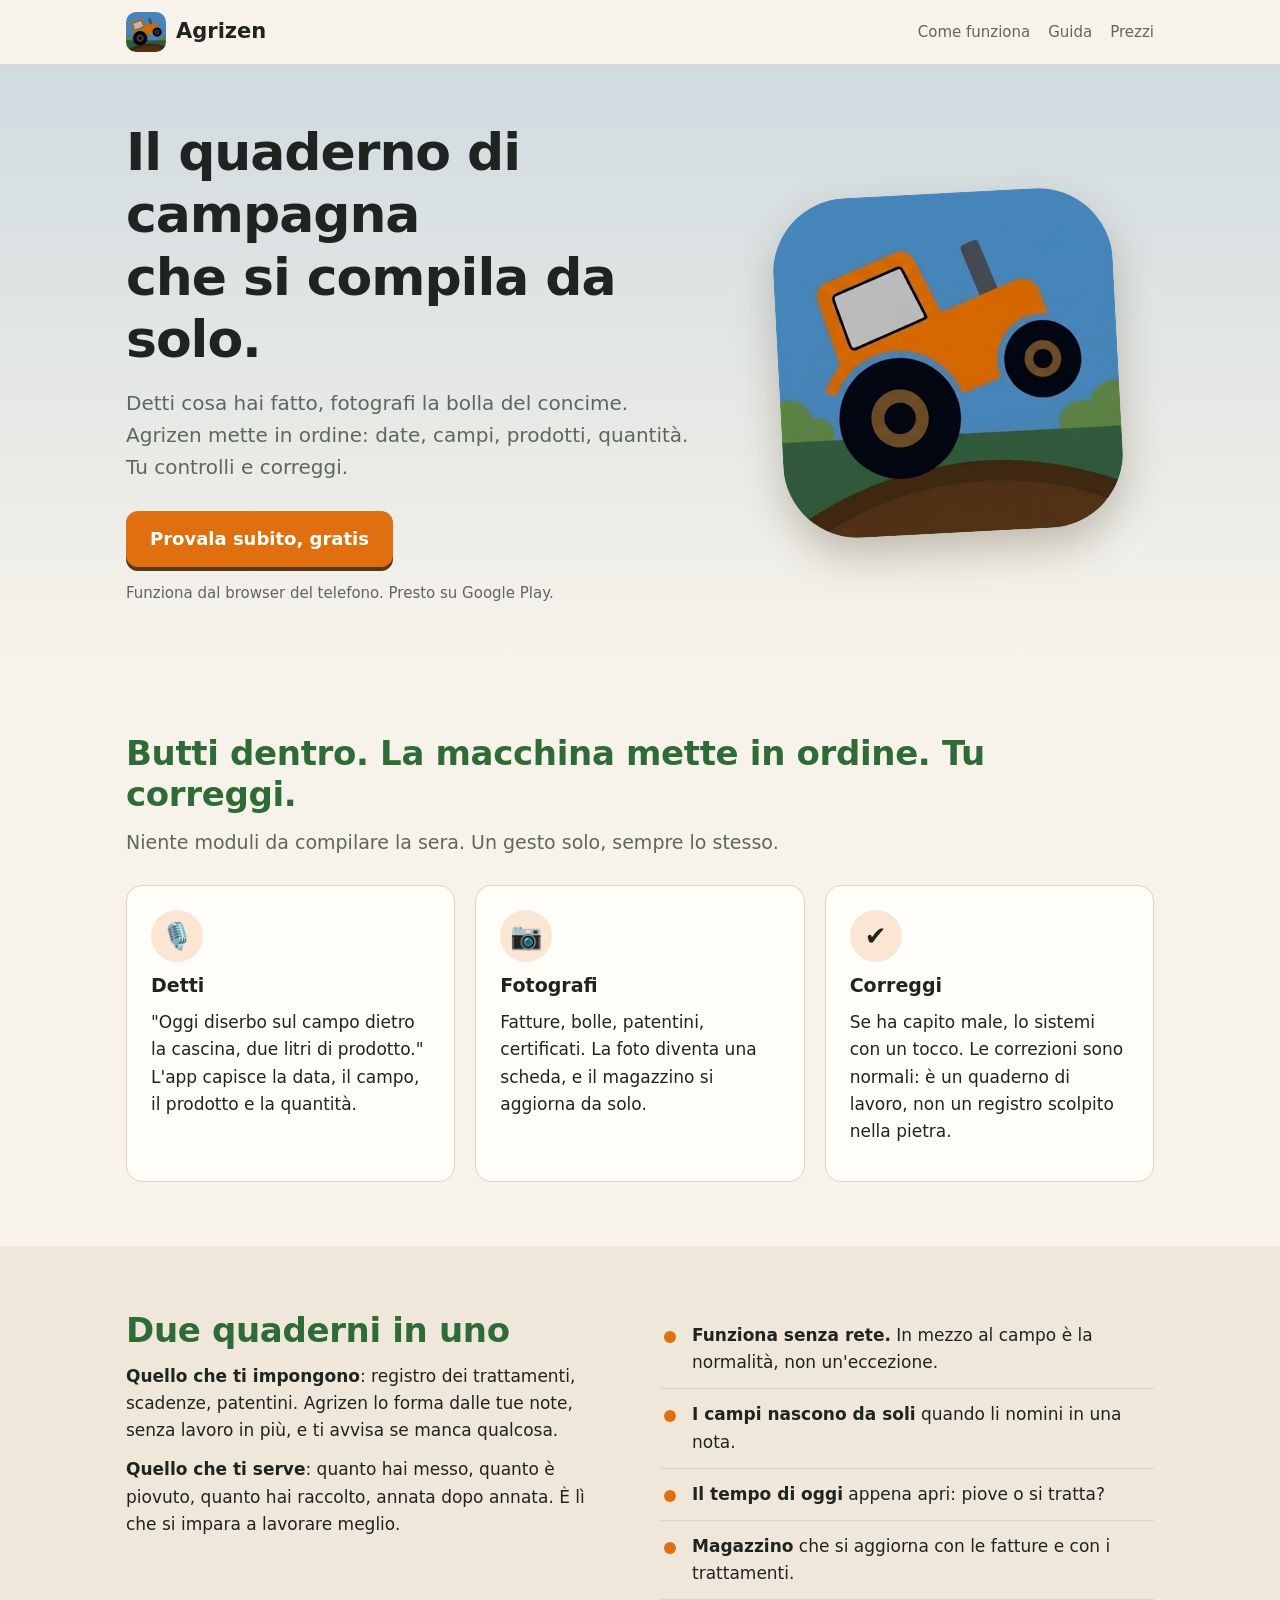
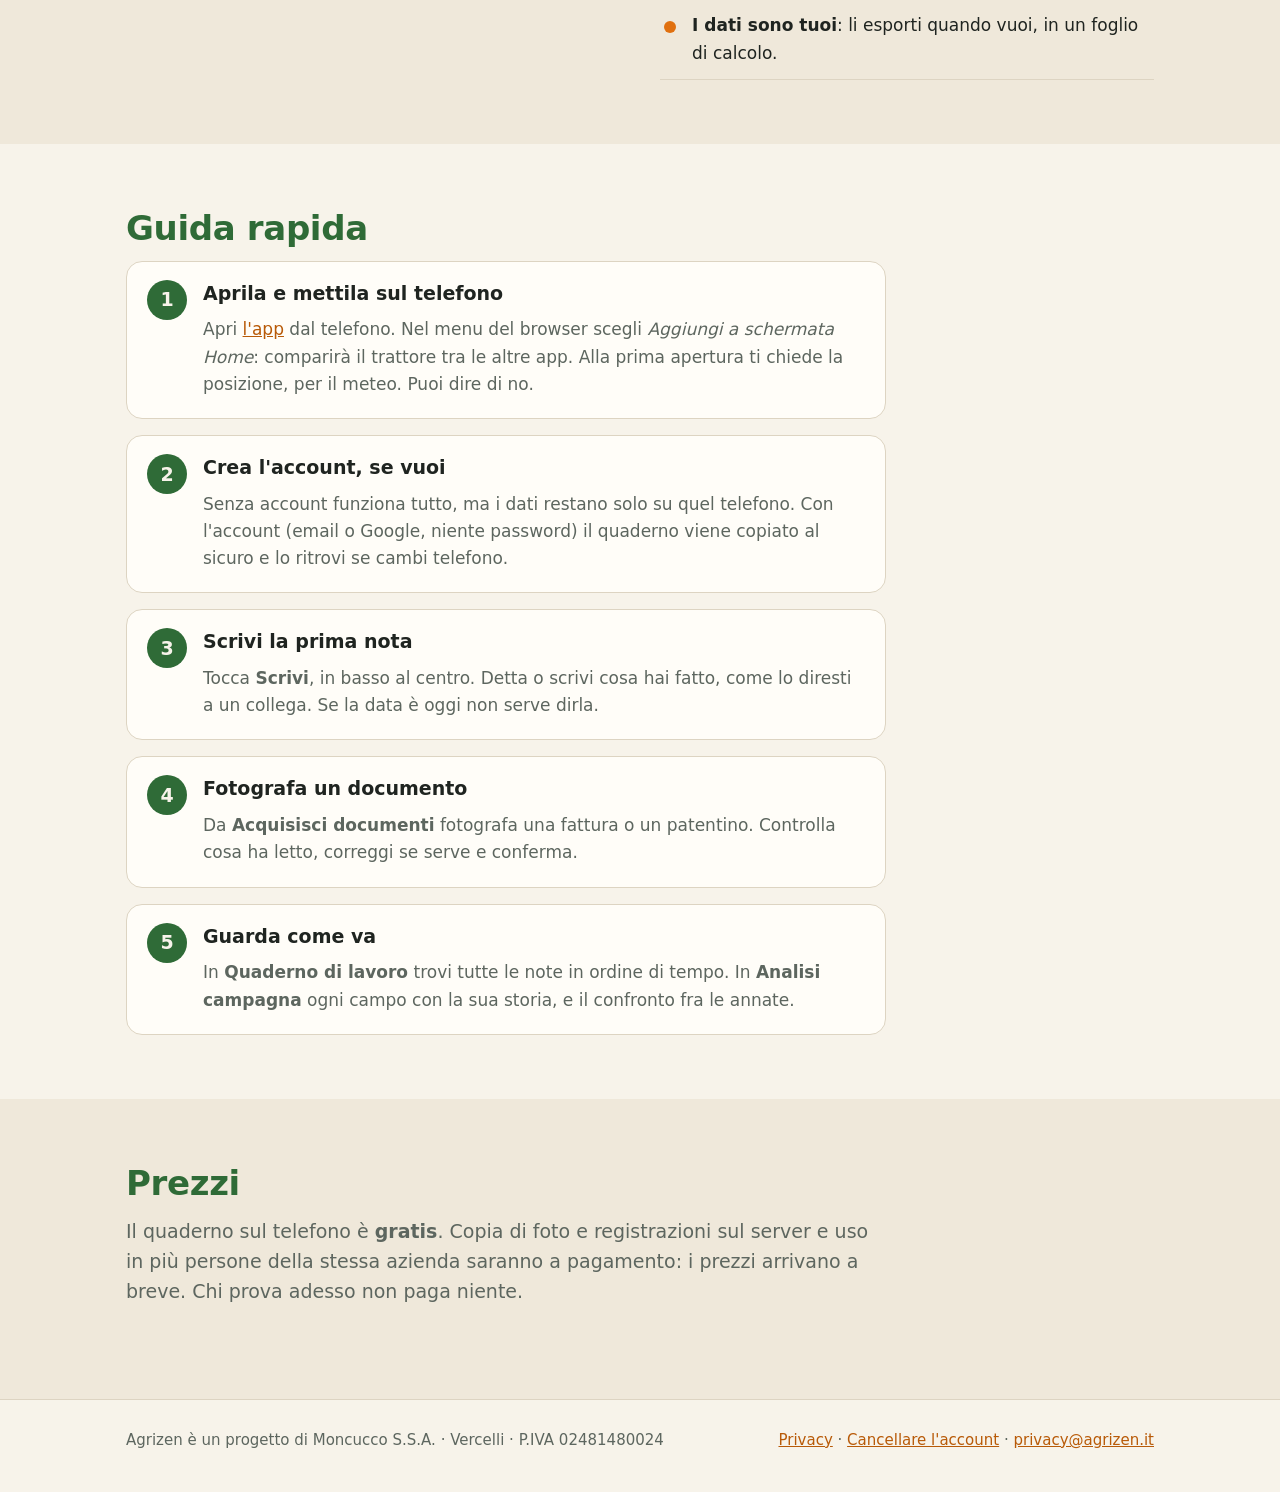
<file: index.html>
<!doctype html>
<html lang="it">
<head>
<meta charset="utf-8">
<meta name="viewport" content="width=device-width, initial-scale=1">
<title>Agrizen · Il quaderno di campagna che si compila da solo</title>
<meta name="description" content="Agrizen è il quaderno di campagna per agricoltori: detti o fotografi, l'app mette in ordine. Funziona anche senza rete.">
<link rel="icon" href="favicon.svg" type="image/svg+xml">
<link rel="apple-touch-icon" href="icon-192.png">
<link rel="stylesheet" href="stile.css">
</head>
<body>

<header class="testata">
  <div class="largo testata-riga">
    <a class="marchio" href="./"><img src="icon-192.png" alt="" width="40" height="40"> Agrizen</a>
    <nav><a href="#come">Come funziona</a><a href="#guida">Guida</a><a href="#prezzi">Prezzi</a></nav>
  </div>
</header>

<section class="apertura">
  <div class="largo apertura-griglia">
    <div>
      <h1>Il quaderno di campagna<br>che si compila da solo.</h1>
      <p class="sottotitolo">Detti cosa hai fatto, fotografi la bolla del concime.
        Agrizen mette in ordine: date, campi, prodotti, quantità. Tu controlli e correggi.</p>
      <div class="azioni">
        <a class="pulsante" href="https://mass2612.github.io/Field_Log/">Provala subito, gratis</a>
        <span class="nota-piccola">Funziona dal browser del telefono. Presto su Google Play.</span>
      </div>
    </div>
    <img class="apertura-icona" src="icon-512.png" alt="L'icona di Agrizen: un trattore arancione che impenna">
  </div>
</section>

<section id="come" class="fascia">
  <div class="largo">
    <h2>Butti dentro. La macchina mette in ordine. Tu correggi.</h2>
    <p class="introduzione">Niente moduli da compilare la sera. Un gesto solo, sempre lo stesso.</p>
    <div class="tre">
      <article>
        <span class="tondo">🎙️</span>
        <h3>Detti</h3>
        <p>"Oggi diserbo sul campo dietro la cascina, due litri di prodotto." L'app capisce
          la data, il campo, il prodotto e la quantità.</p>
      </article>
      <article>
        <span class="tondo">📷</span>
        <h3>Fotografi</h3>
        <p>Fatture, bolle, patentini, certificati. La foto diventa una scheda, e il
          magazzino si aggiorna da solo.</p>
      </article>
      <article>
        <span class="tondo">✔️</span>
        <h3>Correggi</h3>
        <p>Se ha capito male, lo sistemi con un tocco. Le correzioni sono normali:
          è un quaderno di lavoro, non un registro scolpito nella pietra.</p>
      </article>
    </div>
  </div>
</section>

<section class="fascia chiara">
  <div class="largo due">
    <div>
      <h2>Due quaderni in uno</h2>
      <p><strong>Quello che ti impongono</strong>: registro dei trattamenti, scadenze,
        patentini. Agrizen lo forma dalle tue note, senza lavoro in più, e ti avvisa se manca
        qualcosa.</p>
      <p><strong>Quello che ti serve</strong>: quanto hai messo, quanto è piovuto, quanto hai
        raccolto, annata dopo annata. È lì che si impara a lavorare meglio.</p>
    </div>
    <ul class="punti">
      <li><strong>Funziona senza rete.</strong> In mezzo al campo è la normalità, non un'eccezione.</li>
      <li><strong>I campi nascono da soli</strong> quando li nomini in una nota.</li>
      <li><strong>Il tempo di oggi</strong> appena apri: piove o si tratta?</li>
      <li><strong>Magazzino</strong> che si aggiorna con le fatture e con i trattamenti.</li>
      <li><strong>I dati sono tuoi</strong>: li esporti quando vuoi, in un foglio di calcolo.</li>
    </ul>
  </div>
</section>

<section id="guida" class="fascia">
  <div class="largo">
    <h2>Guida rapida</h2>
    <ol class="passi">
      <li>
        <h3>Aprila e mettila sul telefono</h3>
        <p>Apri <a href="https://mass2612.github.io/Field_Log/">l'app</a> dal telefono. Nel menu del
          browser scegli <em>Aggiungi a schermata Home</em>: comparirà il trattore tra le altre app.
          Alla prima apertura ti chiede la posizione, per il meteo. Puoi dire di no.</p>
      </li>
      <li>
        <h3>Crea l'account, se vuoi</h3>
        <p>Senza account funziona tutto, ma i dati restano solo su quel telefono. Con l'account
          (email o Google, niente password) il quaderno viene copiato al sicuro e lo ritrovi se
          cambi telefono.</p>
      </li>
      <li>
        <h3>Scrivi la prima nota</h3>
        <p>Tocca <strong>Scrivi</strong>, in basso al centro. Detta o scrivi cosa hai fatto, come lo
          diresti a un collega. Se la data è oggi non serve dirla.</p>
      </li>
      <li>
        <h3>Fotografa un documento</h3>
        <p>Da <strong>Acquisisci documenti</strong> fotografa una fattura o un patentino. Controlla
          cosa ha letto, correggi se serve e conferma.</p>
      </li>
      <li>
        <h3>Guarda come va</h3>
        <p>In <strong>Quaderno di lavoro</strong> trovi tutte le note in ordine di tempo. In
          <strong>Analisi campagna</strong> ogni campo con la sua storia, e il confronto fra le
          annate.</p>
      </li>
    </ol>
  </div>
</section>

<section id="prezzi" class="fascia chiara">
  <div class="largo">
    <h2>Prezzi</h2>
    <p class="introduzione">Il quaderno sul telefono è <strong>gratis</strong>. Copia di foto e
      registrazioni sul server e uso in più persone della stessa azienda saranno a pagamento:
      i prezzi arrivano a breve. Chi prova adesso non paga niente.</p>
  </div>
</section>

<footer class="piede">
  <div class="largo piede-riga">
    <span>Agrizen è un progetto di Moncucco S.S.A. · Vercelli · P.IVA 02481480024</span>
    <span><a href="privacy.html">Privacy</a> · <a href="cancella-account.html">Cancellare l'account</a> ·
      <a href="mailto:privacy@agrizen.it">privacy@agrizen.it</a></span>
  </div>
</footer>
</body>
</html>
</file>
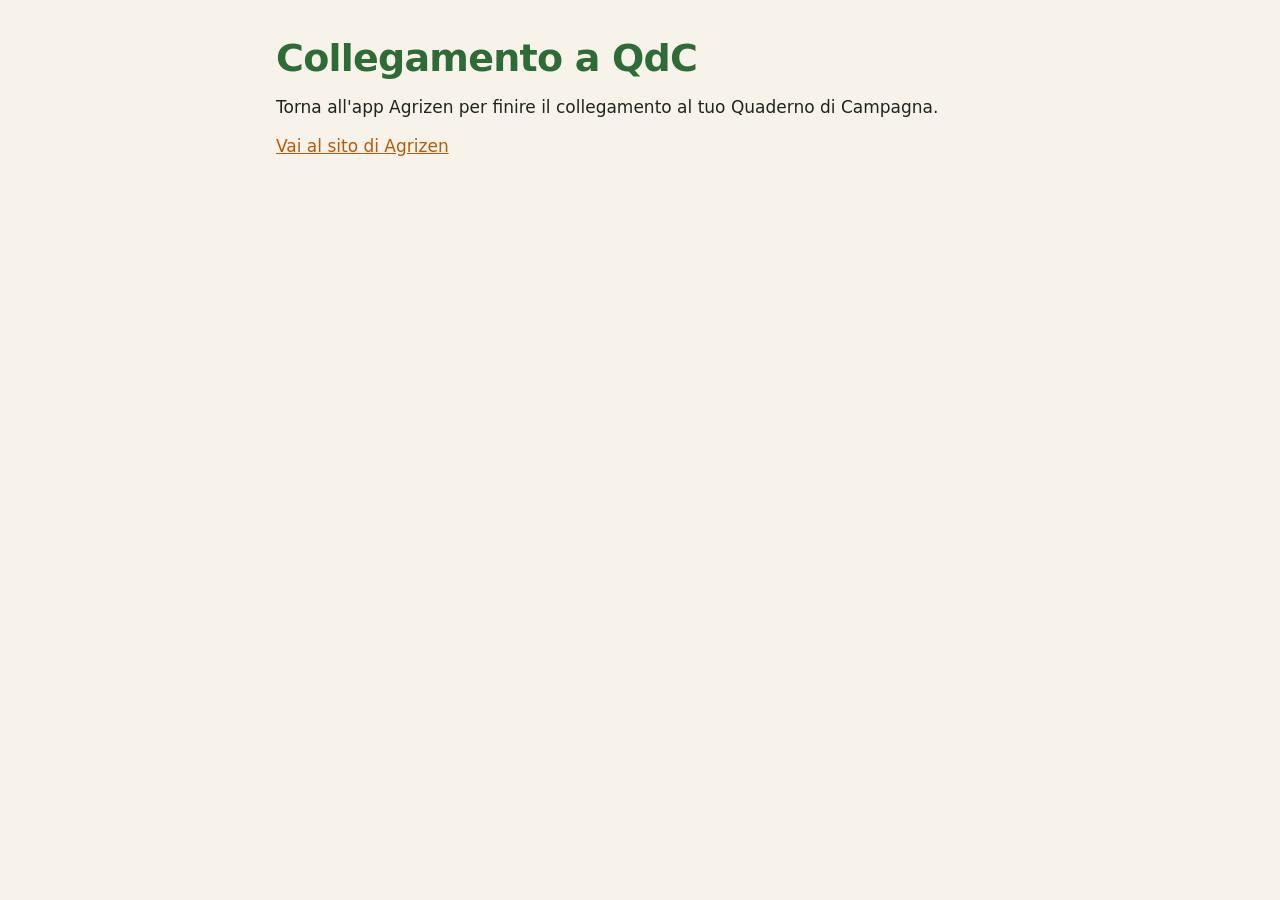
<file: qdc/index.html>
<!doctype html>
<html lang="it">
<head>
<meta charset="utf-8">
<meta name="viewport" content="width=device-width, initial-scale=1">
<meta name="robots" content="noindex">
<title>Agrizen · Collegamento a QdC</title>
<link rel="icon" href="../favicon.svg" type="image/svg+xml">
<link rel="stylesheet" href="../stile.css">
<script>
  // Ritorno dall'accesso a QdC (Image Line). Il codice vale 30 secondi.
  // Per le prove di sviluppo (state "locale-…") lo si gira subito al programma
  // di prova sul computer, perché Image Line non accetta ritorni a localhost.
  ;(function () {
    var q = new URLSearchParams(location.search)
    var stato = q.get('state') || ''
    if (q.get('code') && stato.indexOf('locale-') === 0) {
      location.replace('http://localhost:8765/qdc' + location.search)
    }
  })()
</script>
</head>
<body>
<main class="largo testo">
  <h1>Collegamento a QdC</h1>
  <p>Torna all'app Agrizen per finire il collegamento al tuo Quaderno di Campagna.</p>
  <p><a href="../">Vai al sito di Agrizen</a></p>
</main>
</body>
</html>
</file>
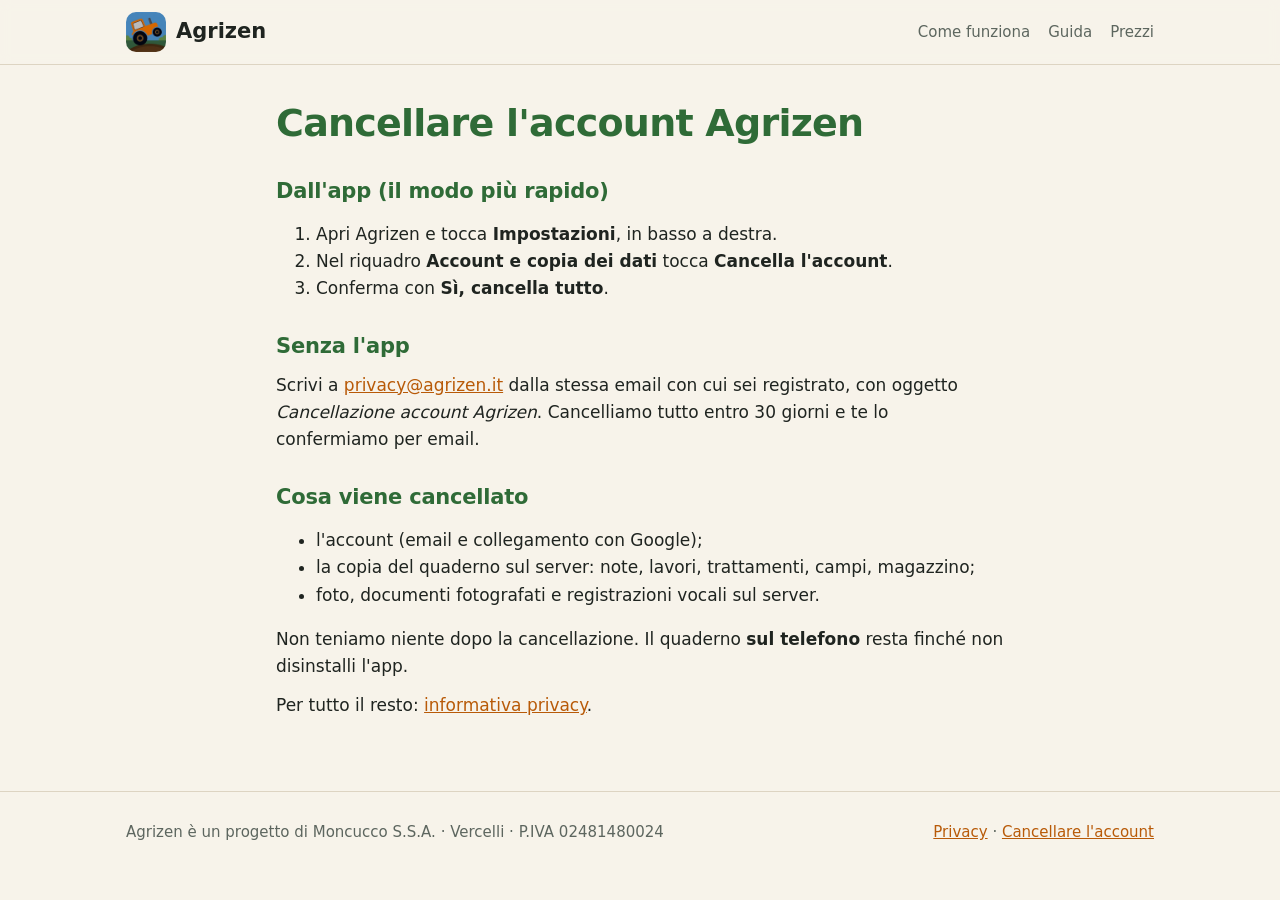
<file: cancella-account.html>
<!doctype html>
<html lang="it">
<head>
<meta charset="utf-8">
<meta name="viewport" content="width=device-width, initial-scale=1">
<title>Agrizen · Cancellare l'account</title>
<link rel="icon" href="favicon.svg" type="image/svg+xml">
<link rel="stylesheet" href="stile.css">
</head>
<body>
<header class="testata">
  <div class="largo testata-riga">
    <a class="marchio" href="./"><img src="icon-192.png" alt="" width="40" height="40"> Agrizen</a>
    <nav><a href="./#come">Come funziona</a><a href="./#guida">Guida</a><a href="./#prezzi">Prezzi</a></nav>
  </div>
</header>
<main class="largo testo">
<h1>Cancellare l'account Agrizen</h1>

<h2>Dall'app (il modo più rapido)</h2>
<ol>
  <li>Apri Agrizen e tocca <strong>Impostazioni</strong>, in basso a destra.</li>
  <li>Nel riquadro <strong>Account e copia dei dati</strong> tocca <strong>Cancella l'account</strong>.</li>
  <li>Conferma con <strong>Sì, cancella tutto</strong>.</li>
</ol>

<h2>Senza l'app</h2>
<p>Scrivi a <a href="mailto:privacy@agrizen.it?subject=Cancellazione%20account%20Agrizen">privacy@agrizen.it</a>
dalla stessa email con cui sei registrato, con oggetto <em>Cancellazione account Agrizen</em>.
Cancelliamo tutto entro 30 giorni e te lo confermiamo per email.</p>

<h2>Cosa viene cancellato</h2>
<ul>
  <li>l'account (email e collegamento con Google);</li>
  <li>la copia del quaderno sul server: note, lavori, trattamenti, campi, magazzino;</li>
  <li>foto, documenti fotografati e registrazioni vocali sul server.</li>
</ul>
<p>Non teniamo niente dopo la cancellazione. Il quaderno <strong>sul telefono</strong>
resta finché non disinstalli l'app.</p>

<p>Per tutto il resto: <a href="privacy.html">informativa privacy</a>.</p>
</main>
<footer class="piede">
  <div class="largo piede-riga">
    <span>Agrizen è un progetto di Moncucco S.S.A. · Vercelli · P.IVA 02481480024</span>
    <span><a href="privacy.html">Privacy</a> · <a href="cancella-account.html">Cancellare l'account</a></span>
  </div>
</footer>
</body>
</html>
</file>
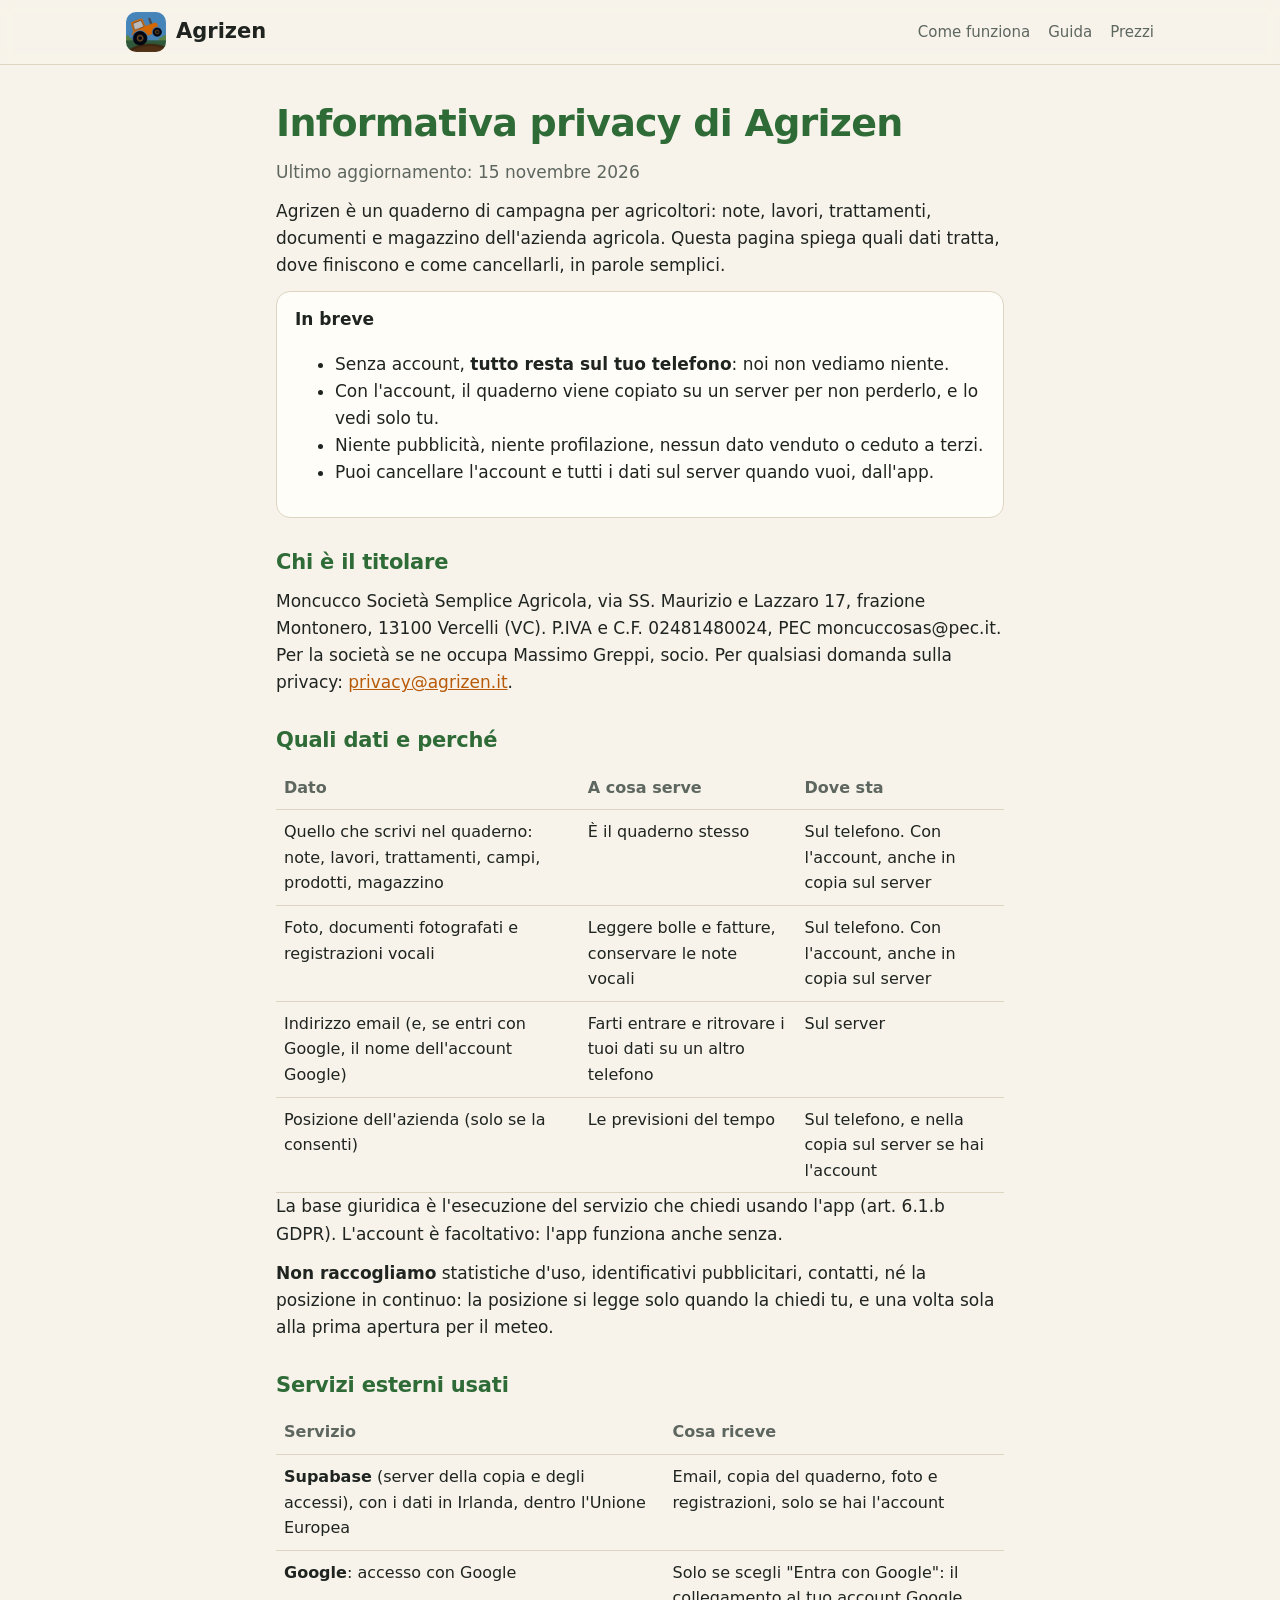
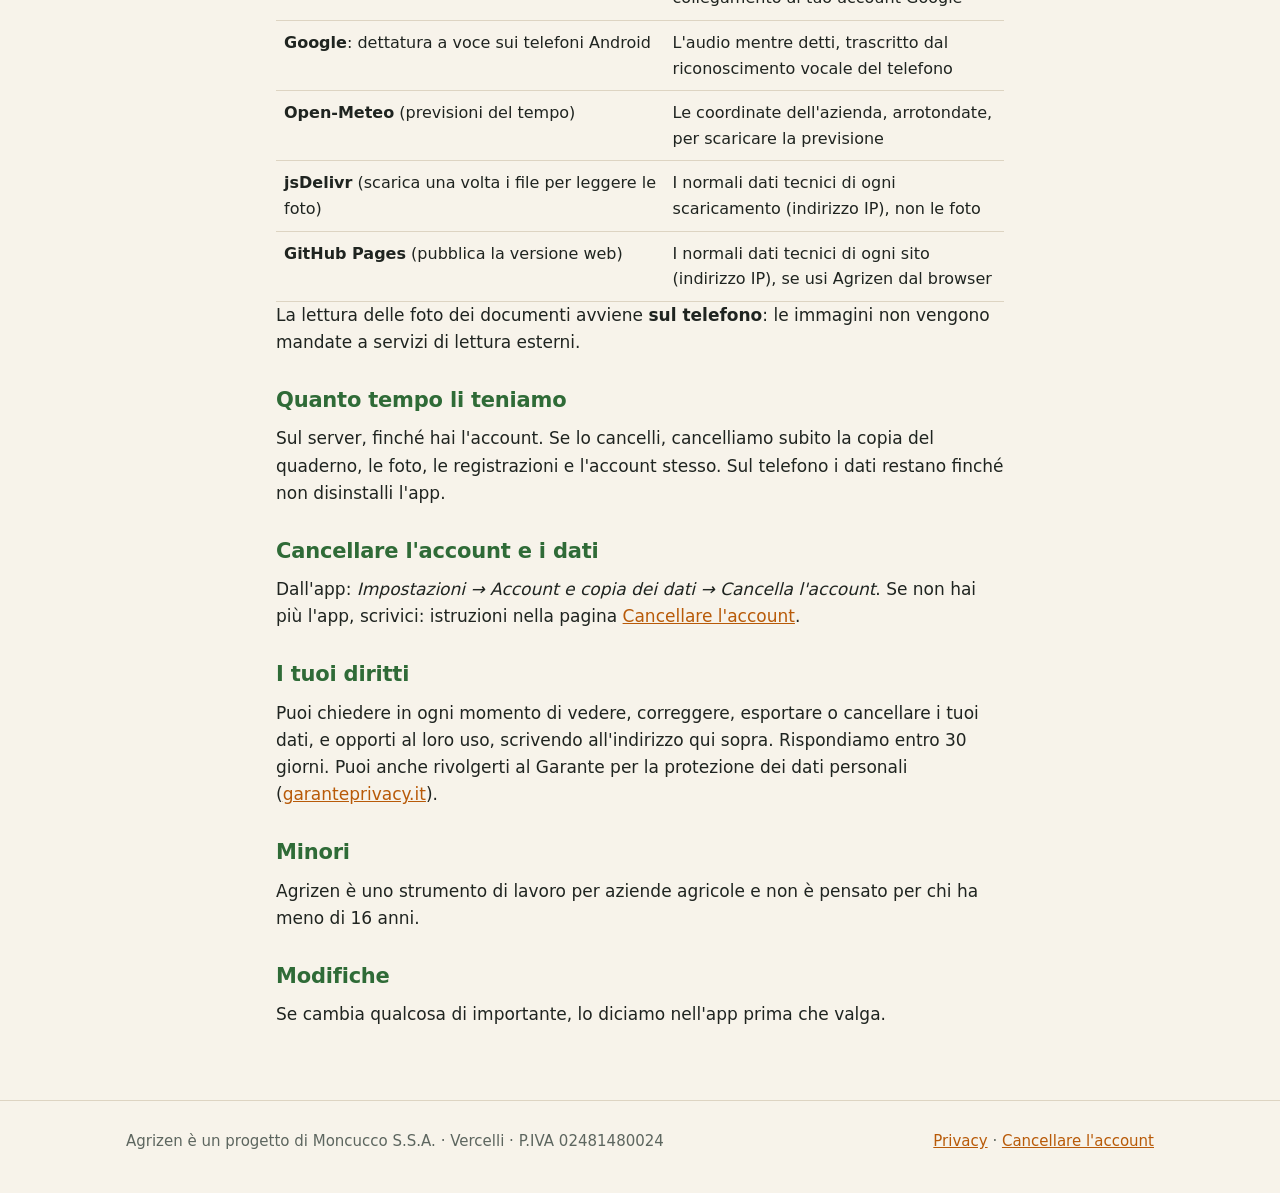
<file: privacy.html>
<!doctype html>
<html lang="it">
<head>
<meta charset="utf-8">
<meta name="viewport" content="width=device-width, initial-scale=1">
<title>Agrizen · Informativa privacy</title>
<link rel="icon" href="favicon.svg" type="image/svg+xml">
<link rel="stylesheet" href="stile.css">
</head>
<body>
<header class="testata">
  <div class="largo testata-riga">
    <a class="marchio" href="./"><img src="icon-192.png" alt="" width="40" height="40"> Agrizen</a>
    <nav><a href="./#come">Come funziona</a><a href="./#guida">Guida</a><a href="./#prezzi">Prezzi</a></nav>
  </div>
</header>
<main class="largo testo">
<h1>Informativa privacy di Agrizen</h1>
<p class="aggiornata">Ultimo aggiornamento: 15 novembre 2026</p>

<p>Agrizen è un quaderno di campagna per agricoltori: note, lavori, trattamenti,
documenti e magazzino dell'azienda agricola. Questa pagina spiega quali dati
tratta, dove finiscono e come cancellarli, in parole semplici.</p>

<div class="riquadro">
  <strong>In breve</strong>
  <ul>
    <li>Senza account, <strong>tutto resta sul tuo telefono</strong>: noi non vediamo niente.</li>
    <li>Con l'account, il quaderno viene copiato su un server per non perderlo, e lo vedi solo tu.</li>
    <li>Niente pubblicità, niente profilazione, nessun dato venduto o ceduto a terzi.</li>
    <li>Puoi cancellare l'account e tutti i dati sul server quando vuoi, dall'app.</li>
  </ul>
</div>

<h2>Chi è il titolare</h2>
<p>Moncucco Società Semplice Agricola, via SS. Maurizio e Lazzaro 17, frazione
Montonero, 13100 Vercelli (VC). P.IVA e C.F. 02481480024, PEC moncuccosas@pec.it.<br>
Per la società se ne occupa Massimo Greppi, socio. Per qualsiasi domanda sulla privacy:
<a href="mailto:privacy@agrizen.it">privacy@agrizen.it</a>.</p>

<h2>Quali dati e perché</h2>
<table>
  <thead><tr><th>Dato</th><th>A cosa serve</th><th>Dove sta</th></tr></thead>
  <tbody>
    <tr><td>Quello che scrivi nel quaderno: note, lavori, trattamenti, campi, prodotti, magazzino</td>
        <td>È il quaderno stesso</td>
        <td>Sul telefono. Con l'account, anche in copia sul server</td></tr>
    <tr><td>Foto, documenti fotografati e registrazioni vocali</td>
        <td>Leggere bolle e fatture, conservare le note vocali</td>
        <td>Sul telefono. Con l'account, anche in copia sul server</td></tr>
    <tr><td>Indirizzo email (e, se entri con Google, il nome dell'account Google)</td>
        <td>Farti entrare e ritrovare i tuoi dati su un altro telefono</td>
        <td>Sul server</td></tr>
    <tr><td>Posizione dell'azienda (solo se la consenti)</td>
        <td>Le previsioni del tempo</td>
        <td>Sul telefono, e nella copia sul server se hai l'account</td></tr>
  </tbody>
</table>
<p>La base giuridica è l'esecuzione del servizio che chiedi usando l'app
(art. 6.1.b GDPR). L'account è facoltativo: l'app funziona anche senza.</p>
<p><strong>Non raccogliamo</strong> statistiche d'uso, identificativi pubblicitari,
contatti, né la posizione in continuo: la posizione si legge solo quando la
chiedi tu, e una volta sola alla prima apertura per il meteo.</p>

<h2>Servizi esterni usati</h2>
<table>
  <thead><tr><th>Servizio</th><th>Cosa riceve</th></tr></thead>
  <tbody>
    <tr><td><strong>Supabase</strong> (server della copia e degli accessi), con i dati in Irlanda, dentro l'Unione Europea</td>
        <td>Email, copia del quaderno, foto e registrazioni, solo se hai l'account</td></tr>
    <tr><td><strong>Google</strong>: accesso con Google</td>
        <td>Solo se scegli "Entra con Google": il collegamento al tuo account Google</td></tr>
    <tr><td><strong>Google</strong>: dettatura a voce sui telefoni Android</td>
        <td>L'audio mentre detti, trascritto dal riconoscimento vocale del telefono</td></tr>
    <tr><td><strong>Open-Meteo</strong> (previsioni del tempo)</td>
        <td>Le coordinate dell'azienda, arrotondate, per scaricare la previsione</td></tr>
    <tr><td><strong>jsDelivr</strong> (scarica una volta i file per leggere le foto)</td>
        <td>I normali dati tecnici di ogni scaricamento (indirizzo IP), non le foto</td></tr>
    <tr><td><strong>GitHub Pages</strong> (pubblica la versione web)</td>
        <td>I normali dati tecnici di ogni sito (indirizzo IP), se usi Agrizen dal browser</td></tr>
  </tbody>
</table>
<p>La lettura delle foto dei documenti avviene <strong>sul telefono</strong>:
le immagini non vengono mandate a servizi di lettura esterni.</p>

<h2>Quanto tempo li teniamo</h2>
<p>Sul server, finché hai l'account. Se lo cancelli, cancelliamo subito la copia
del quaderno, le foto, le registrazioni e l'account stesso. Sul telefono i dati
restano finché non disinstalli l'app.</p>

<h2>Cancellare l'account e i dati</h2>
<p>Dall'app: <em>Impostazioni → Account e copia dei dati → Cancella l'account</em>.
Se non hai più l'app, scrivici: istruzioni nella pagina
<a href="cancella-account.html">Cancellare l'account</a>.</p>

<h2>I tuoi diritti</h2>
<p>Puoi chiedere in ogni momento di vedere, correggere, esportare o cancellare i
tuoi dati, e opporti al loro uso, scrivendo all'indirizzo qui sopra. Rispondiamo
entro 30 giorni. Puoi anche rivolgerti al Garante per la protezione dei dati
personali (<a href="https://www.garanteprivacy.it">garanteprivacy.it</a>).</p>

<h2>Minori</h2>
<p>Agrizen è uno strumento di lavoro per aziende agricole e non è pensato per
chi ha meno di 16 anni.</p>

<h2>Modifiche</h2>
<p>Se cambia qualcosa di importante, lo diciamo nell'app prima che valga.</p>
</main>
<footer class="piede">
  <div class="largo piede-riga">
    <span>Agrizen è un progetto di Moncucco S.S.A. · Vercelli · P.IVA 02481480024</span>
    <span><a href="privacy.html">Privacy</a> · <a href="cancella-account.html">Cancellare l'account</a></span>
  </div>
</footer>
</body>
</html>
</file>
<file: stile.css>
/* I colori vengono dall'icona: arancio del trattore, cielo, prato, terra. */
:root {
  --arancio: #e0700f;
  --arancio-scuro: #b85a08;
  --cielo: #4685ba;
  --prato: #2f6b37;
  --terra: #5a3519;
  --carta: #f7f3ea;
  --carta-2: #efe8da;
  --inchiostro: #1f2420;
  --tenue: #5d665f;
  --bordo: #ddd4c2;
  --superficie: #fffdf8;
}
@media (prefers-color-scheme: dark) {
  :root {
    --arancio: #f08a2c;
    --arancio-scuro: #f5a052;
    --cielo: #7fb2dc;
    --prato: #8cc796;
    --terra: #d4a27a;
    --carta: #151815;
    --carta-2: #1d211d;
    --inchiostro: #e8e9e4;
    --tenue: #a5aca6;
    --bordo: #333a34;
    --superficie: #1b1f1b;
  }
}

* { box-sizing: border-box; }
html { scroll-behavior: smooth; }
body {
  margin: 0;
  background: var(--carta);
  color: var(--inchiostro);
  font: 17px/1.6 "Segoe UI", system-ui, -apple-system, Roboto, sans-serif;
}
a { color: var(--arancio-scuro); }
h1, h2, h3 { line-height: 1.2; margin: 0 0 12px; }
h1 { font-size: clamp(32px, 6vw, 52px); letter-spacing: -0.02em; }
h2 { font-size: clamp(24px, 3.6vw, 34px); color: var(--prato); letter-spacing: -0.01em; }
h3 { font-size: 19px; }
p { margin: 0 0 12px; }

.largo { max-width: 1060px; margin: 0 auto; padding: 0 16px; }

.testata { position: sticky; top: 0; z-index: 2; background: color-mix(in srgb, var(--carta) 92%, transparent);
  backdrop-filter: blur(6px); border-bottom: 1px solid var(--bordo); }
.testata-riga { display: flex; align-items: center; justify-content: space-between; gap: 12px; height: 64px; }
.marchio { display: flex; align-items: center; gap: 10px; font-weight: 700; font-size: 21px;
  color: var(--inchiostro); text-decoration: none; }
.marchio img { border-radius: 10px; }
.testata nav { display: flex; gap: 18px; }
.testata nav a { color: var(--tenue); text-decoration: none; font-size: 15px; }
.testata nav a:hover { color: var(--arancio-scuro); }
@media (max-width: 600px) { .testata nav { display: none; } }

.apertura { padding: 56px 0 64px;
  background: linear-gradient(180deg, color-mix(in srgb, var(--cielo) 22%, var(--carta)) 0%, var(--carta) 100%); }
.apertura-griglia { display: grid; grid-template-columns: 1.4fr 1fr; gap: 40px; align-items: center; }
.apertura-icona { width: 100%; max-width: 340px; justify-self: center; border-radius: 22%;
  box-shadow: 0 18px 40px rgba(60, 40, 10, 0.25); transform: rotate(-3deg); }
.sottotitolo { font-size: 20px; color: var(--tenue); max-width: 34em; margin: 16px 0 28px; }
.azioni { display: flex; flex-wrap: wrap; align-items: center; gap: 14px; }
.pulsante { display: inline-block; background: var(--arancio); color: #fff; font-weight: 700;
  padding: 14px 24px; border-radius: 12px; text-decoration: none; font-size: 18px;
  box-shadow: 0 4px 0 var(--terra); }
.pulsante:hover { background: var(--arancio-scuro); }
.pulsante:active { transform: translateY(2px); box-shadow: 0 2px 0 var(--terra); }
.nota-piccola { color: var(--tenue); font-size: 15px; }
@media (max-width: 760px) {
  .apertura { padding: 36px 0 44px; }
  .apertura-griglia { grid-template-columns: 1fr; }
  .apertura-icona { max-width: 200px; order: -1; justify-self: start; }
}

.fascia { padding: 64px 0; }
.fascia.chiara { background: var(--carta-2); }
.introduzione { font-size: 19px; color: var(--tenue); max-width: 40em; margin-bottom: 28px; }

.tre { display: grid; grid-template-columns: repeat(3, 1fr); gap: 20px; }
.tre article { background: var(--superficie); border: 1px solid var(--bordo); border-radius: 16px; padding: 24px; }
.tondo { display: inline-grid; place-items: center; width: 52px; height: 52px; border-radius: 50%;
  background: color-mix(in srgb, var(--arancio) 16%, var(--superficie)); font-size: 26px; margin-bottom: 12px; }
@media (max-width: 760px) { .tre { grid-template-columns: 1fr; } }

.due { display: grid; grid-template-columns: 1fr 1fr; gap: 40px; align-items: start; }
.punti { list-style: none; margin: 0; padding: 0; }
.punti li { padding: 12px 0 12px 32px; border-bottom: 1px solid var(--bordo); position: relative; }
.punti li::before { content: ""; position: absolute; left: 4px; top: 21px; width: 12px; height: 12px;
  border-radius: 50%; background: var(--arancio); }
@media (max-width: 760px) { .due { grid-template-columns: 1fr; gap: 20px; } }

.passi { list-style: none; counter-reset: passo; margin: 0; padding: 0; display: grid; gap: 16px; max-width: 760px; }
.passi li { counter-increment: passo; position: relative; padding: 20px 20px 20px 76px;
  background: var(--superficie); border: 1px solid var(--bordo); border-radius: 16px; }
.passi li::before { content: counter(passo); position: absolute; left: 20px; top: 18px; width: 40px; height: 40px;
  border-radius: 50%; background: var(--prato); color: var(--carta); display: grid; place-items: center;
  font-weight: 700; font-size: 19px; }
.passi p { margin: 0; color: var(--tenue); }

.piede { border-top: 1px solid var(--bordo); padding: 28px 0 40px; color: var(--tenue); font-size: 15px; }
.piede-riga { display: flex; flex-wrap: wrap; justify-content: space-between; gap: 12px; }

/* Pagine di testo: privacy, cancellazione. */
.testo { max-width: 760px; padding-top: 36px; padding-bottom: 60px; }
.testo h1 { font-size: clamp(28px, 5vw, 38px); color: var(--prato); }
.testo h2 { font-size: 21px; margin-top: 32px; }
.testo .aggiornata { color: var(--tenue); }
.riquadro { border: 1px solid var(--bordo); background: var(--superficie); border-radius: 14px; padding: 14px 18px; }
table { width: 100%; border-collapse: collapse; font-size: 16px; }
th, td { text-align: left; vertical-align: top; padding: 9px 8px; border-bottom: 1px solid var(--bordo); }
th { color: var(--tenue); font-weight: 600; }
@media (max-width: 600px) {
  table, tbody, tr, td { display: block; } thead { display: none; }
  tr { border-bottom: 1px solid var(--bordo); padding: 8px 0; } td { border: none; padding: 2px 0; }
}
</file>
